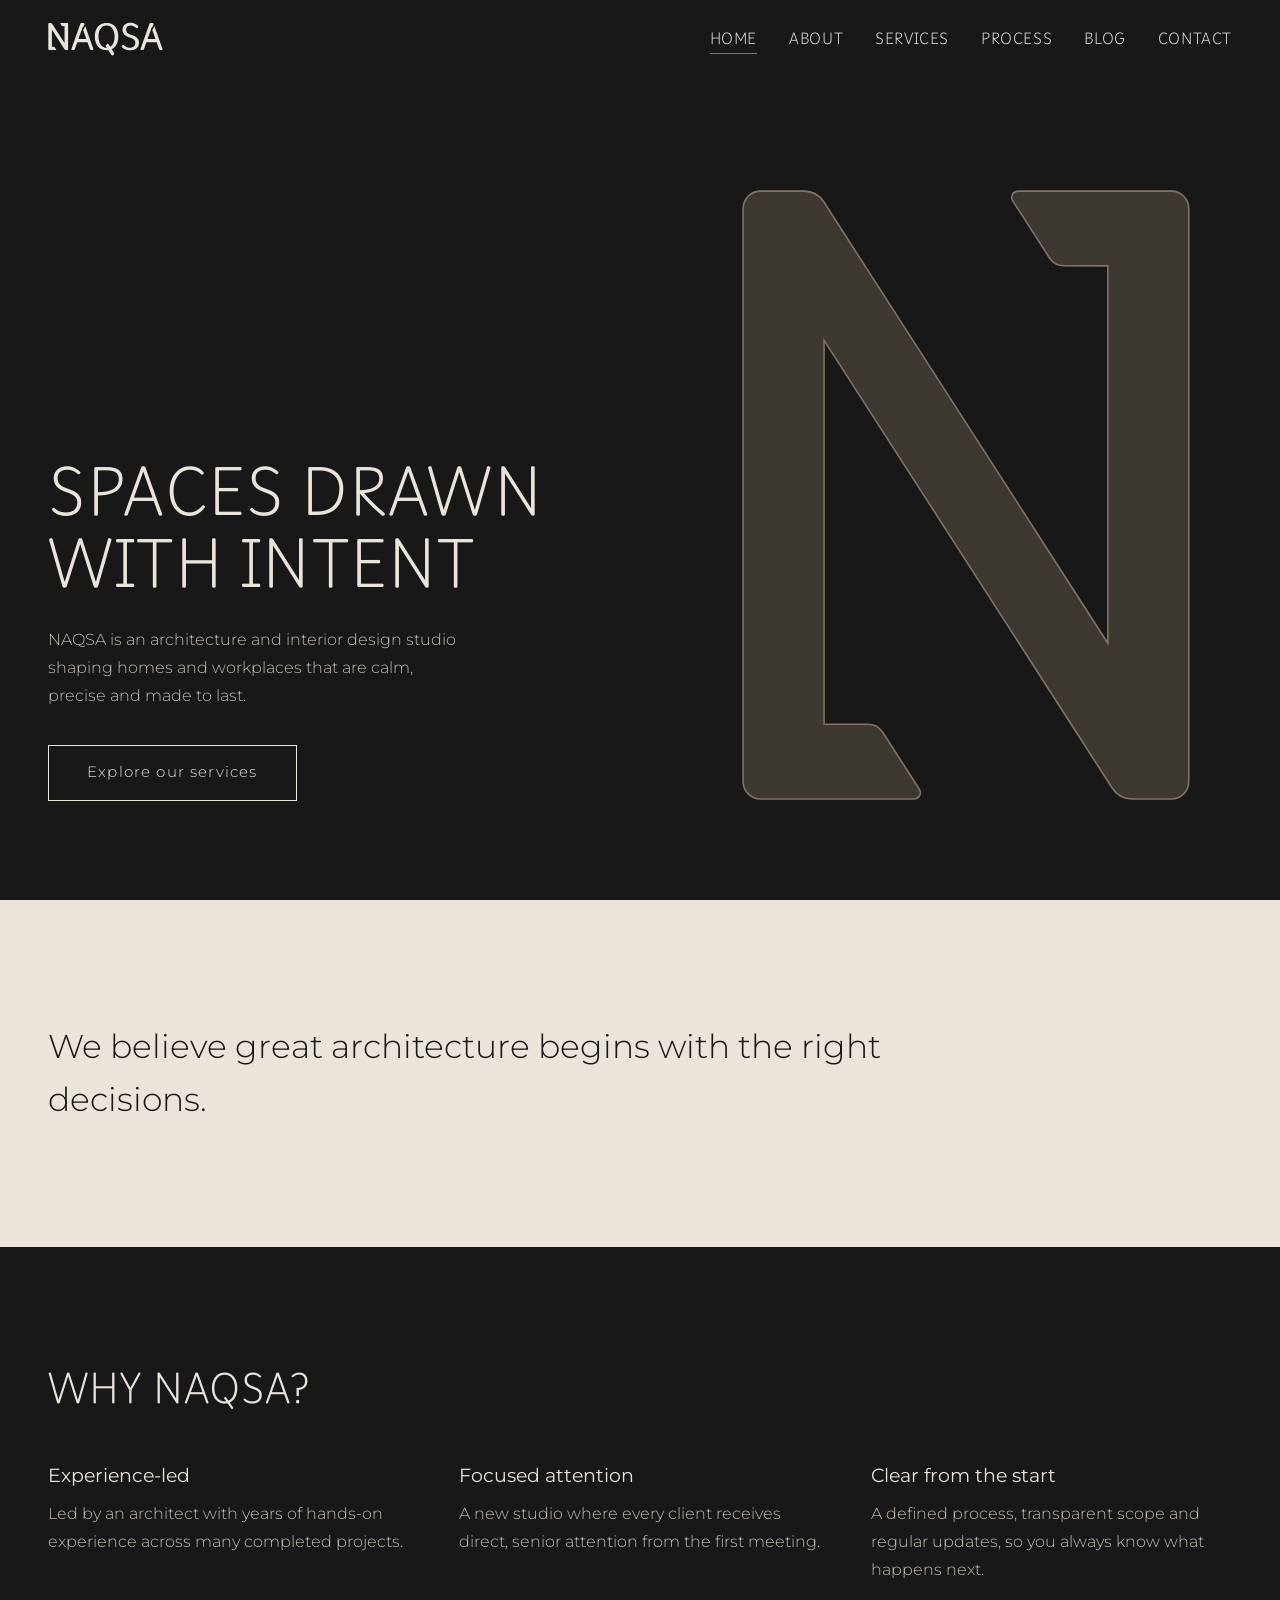
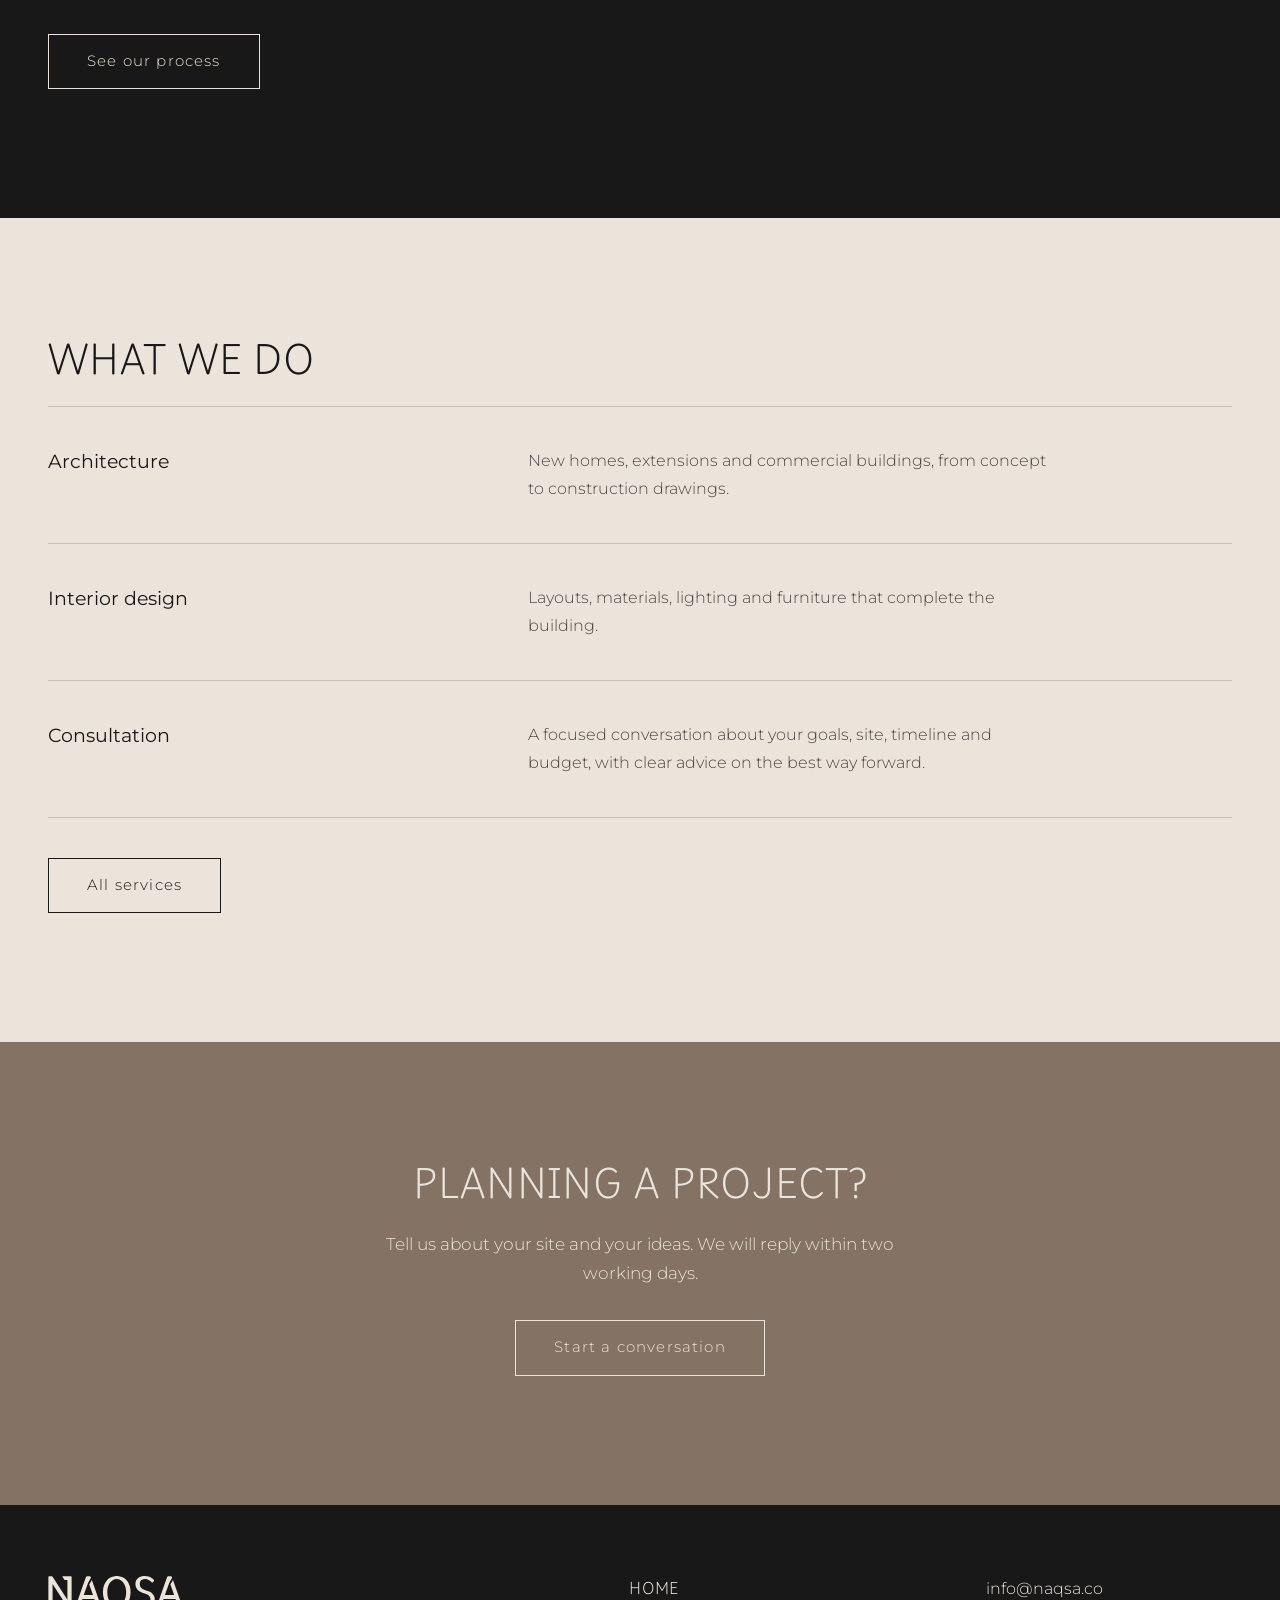
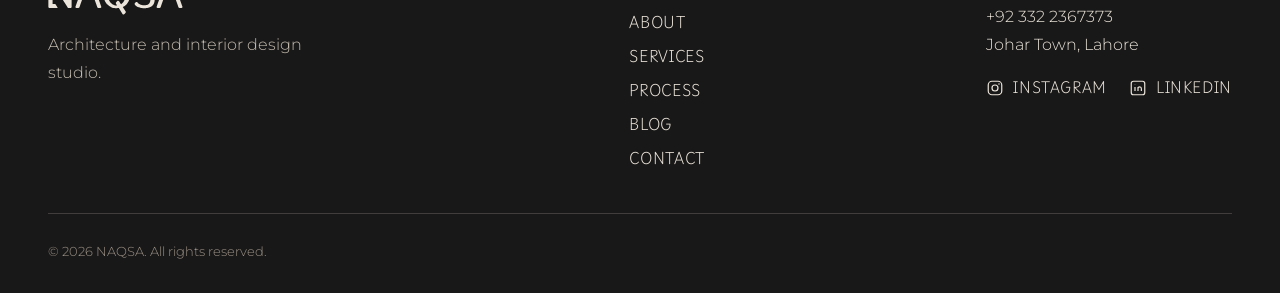
<file: index.html>
<!DOCTYPE html>
<html lang="en"><head><meta charset="utf-8"><meta name="viewport" content="width=device-width,initial-scale=1">
<title>Architecture & Interior Design | NAQSA Architecture</title><meta name="description" content="NAQSA is an architecture and interior design studio creating considered, lasting spaces.">
<link rel="icon" href="assets/mark-dark.svg" type="image/svg+xml">
<link rel="preconnect" href="https://fonts.googleapis.com"><link rel="preconnect" href="https://fonts.gstatic.com" crossorigin>
<link href="https://fonts.googleapis.com/css2?family=Montserrat:wght@300;400;500&family=Playwrite+US+Modern:wght@100..400&display=swap" rel="stylesheet">
<link rel="stylesheet" href="css/style.css?v=9"></head>
<body data-top="dark"><div id="site-header"></div>

<main><div class="hero"><svg class="mark" viewBox="326.4 249.4 427.2 581.1" aria-hidden="true"><path d="M 633.113281 322.261719 L 674.730469 322.371094 L 674.730469 680.664062 L 578.433594 531.046875 L 501.566406 411.636719 L 444.132812 322.402344 L 405.269531 262.019531 L 405.101562 261.757812 C 400.949219 255.324219 393.816406 251.441406 386.160156 251.441406 L 344.984375 251.441406 C 335.828125 251.441406 328.40625 258.863281 328.40625 268.019531 L 328.40625 811.964844 C 328.40625 821.128906 335.835938 828.558594 345 828.558594 L 490.753906 828.558594 C 495.480469 828.558594 498.332031 823.328125 495.773438 819.355469 L 460.902344 765.230469 C 457.851562 760.492188 452.601562 757.628906 446.964844 757.628906 L 405.269531 757.628906 L 405.269531 393.101562 L 501.566406 542.71875 L 578.433594 662.128906 L 639.910156 757.628906 L 674.730469 811.746094 L 678.878906 818.199219 C 683.03125 824.65625 690.179688 828.558594 697.855469 828.558594 L 735.015625 828.558594 C 744.171875 828.558594 751.59375 821.136719 751.59375 811.976562 L 751.59375 268.03125 C 751.59375 258.867188 744.167969 251.441406 735.007812 251.441406 L 589.472656 251.441406 C 584.746094 251.441406 581.894531 256.667969 584.453125 260.640625 L 619.214844 314.65625 C 622.257812 319.382812 627.488281 322.246094 633.113281 322.261719 "/></svg>
<div class="wrap"><h1>Spaces drawn with intent</h1><p>NAQSA is an architecture and interior design studio shaping homes and workplaces that are calm, precise and made to last.</p><a class="btn" href="services.html">Explore our services</a></div></div>
<section><div class="wrap"><p class="statement">We believe great architecture begins with the right decisions.</p></div></section>
<section class="dark"><div class="wrap"><h2>Why NAQSA?</h2><div class="vals">
<div><h3>Experience-led</h3><p>Led by an architect with years of hands-on experience across many completed projects.</p></div>
<div><h3>Focused attention</h3><p>A new studio where every client receives direct, senior attention from the first meeting.</p></div>
<div><h3>Clear from the start</h3><p>A defined process, transparent scope and regular updates, so you always know what happens next.</p></div></div>
<p style="margin-top:50px"><a class="btn" href="process.html">See our process</a></p></div></section>
<section><div class="wrap"><h2>What we do</h2><div class="rows">
<div><h3>Architecture</h3><p>New homes, extensions and commercial buildings, from concept to construction drawings.</p></div>
<div><h3>Interior design</h3><p>Layouts, materials, lighting and furniture that complete the building.</p></div>
<div><h3>Consultation</h3><p>A focused conversation about your goals, site, timeline and budget, with clear advice on the best way forward.</p></div>
</div>
<p style="margin-top:40px"><a class="btn" href="services.html">All services</a></p></div></section><section class="taupe"><div class="wrap" style="text-align:center"><h2>Planning a project?</h2><p class="lead" style="margin:0 auto 2rem;color:#ebe4da">Tell us about your site and your ideas. We will reply within two working days.</p><a class="btn" href="contact.html">Start a conversation</a></div></section></main>
<div id="site-footer"></div>
<script src="js/main.js?v=9"></script></body></html>
</file>
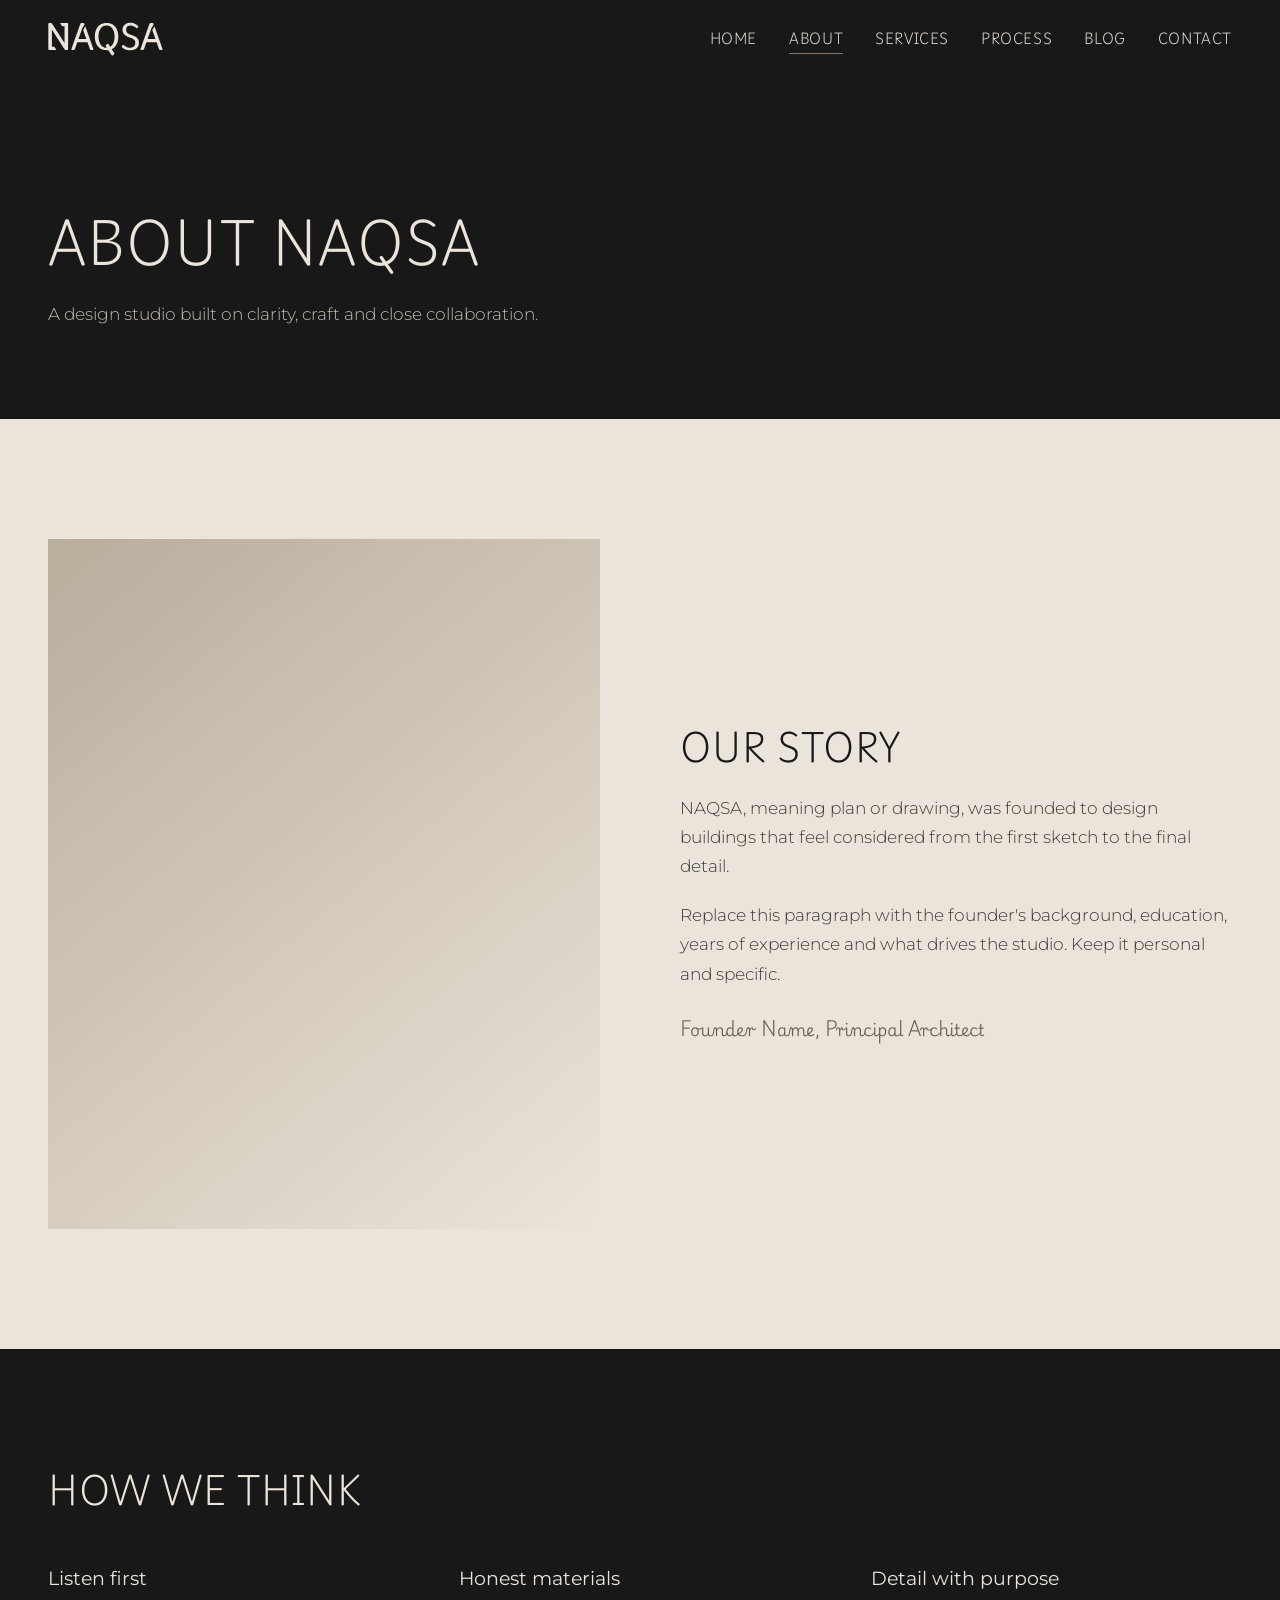
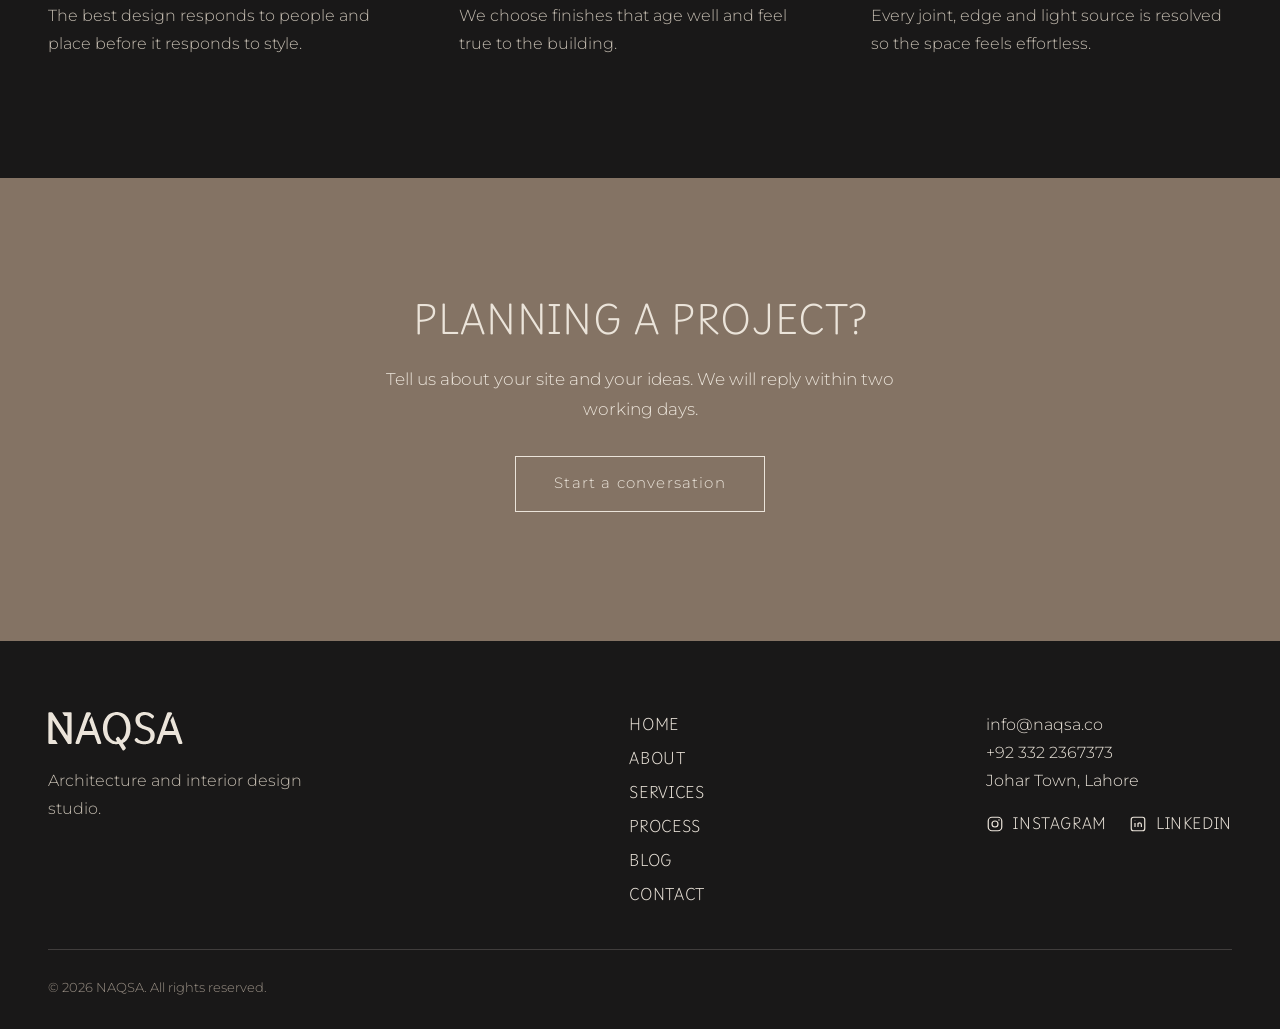
<file: about.html>
<!DOCTYPE html>
<html lang="en"><head><meta charset="utf-8"><meta name="viewport" content="width=device-width,initial-scale=1">
<title>About | NAQSA Architecture</title><meta name="description" content="Learn about NAQSA, our approach and our values.">
<link rel="icon" href="assets/mark-dark.svg" type="image/svg+xml">
<link rel="preconnect" href="https://fonts.googleapis.com"><link rel="preconnect" href="https://fonts.gstatic.com" crossorigin>
<link href="https://fonts.googleapis.com/css2?family=Montserrat:wght@300;400;500&family=Playwrite+US+Modern:wght@100..400&display=swap" rel="stylesheet">
<link rel="stylesheet" href="css/style.css?v=9"></head>
<body data-top="dark"><div id="site-header"></div>

<main><div class="page-hero"><div class="wrap"><h1>About NAQSA</h1><p class="lead">A design studio built on clarity, craft and close collaboration.</p></div></div>
<section><div class="wrap split"><div class="ph" data-t="3" role="img" aria-label="Founder portrait placeholder"></div><div>
<h2>Our story</h2><p class="lead">NAQSA, meaning plan or drawing, was founded to design buildings that feel considered from the first sketch to the final detail.</p>
<p class="lead" style="margin-top:1.2rem">Replace this paragraph with the founder's background, education, years of experience and what drives the studio. Keep it personal and specific.</p>
<p style="margin-top:1.6rem;font-family:var(--serif);font-weight:300;font-size:1.05rem;line-height:1.6;color:var(--taupe-d)">Founder Name, Principal Architect</p></div></div></section>
<section class="dark"><div class="wrap"><h2>How we think</h2><div class="vals">
<div><h3>Listen first</h3><p>The best design responds to people and place before it responds to style.</p></div>
<div><h3>Honest materials</h3><p>We choose finishes that age well and feel true to the building.</p></div>
<div><h3>Detail with purpose</h3><p>Every joint, edge and light source is resolved so the space feels effortless.</p></div></div></div></section><section class="taupe"><div class="wrap" style="text-align:center"><h2>Planning a project?</h2><p class="lead" style="margin:0 auto 2rem;color:#ebe4da">Tell us about your site and your ideas. We will reply within two working days.</p><a class="btn" href="contact.html">Start a conversation</a></div></section></main>
<div id="site-footer"></div>
<script src="js/main.js?v=9"></script></body></html>
</file>
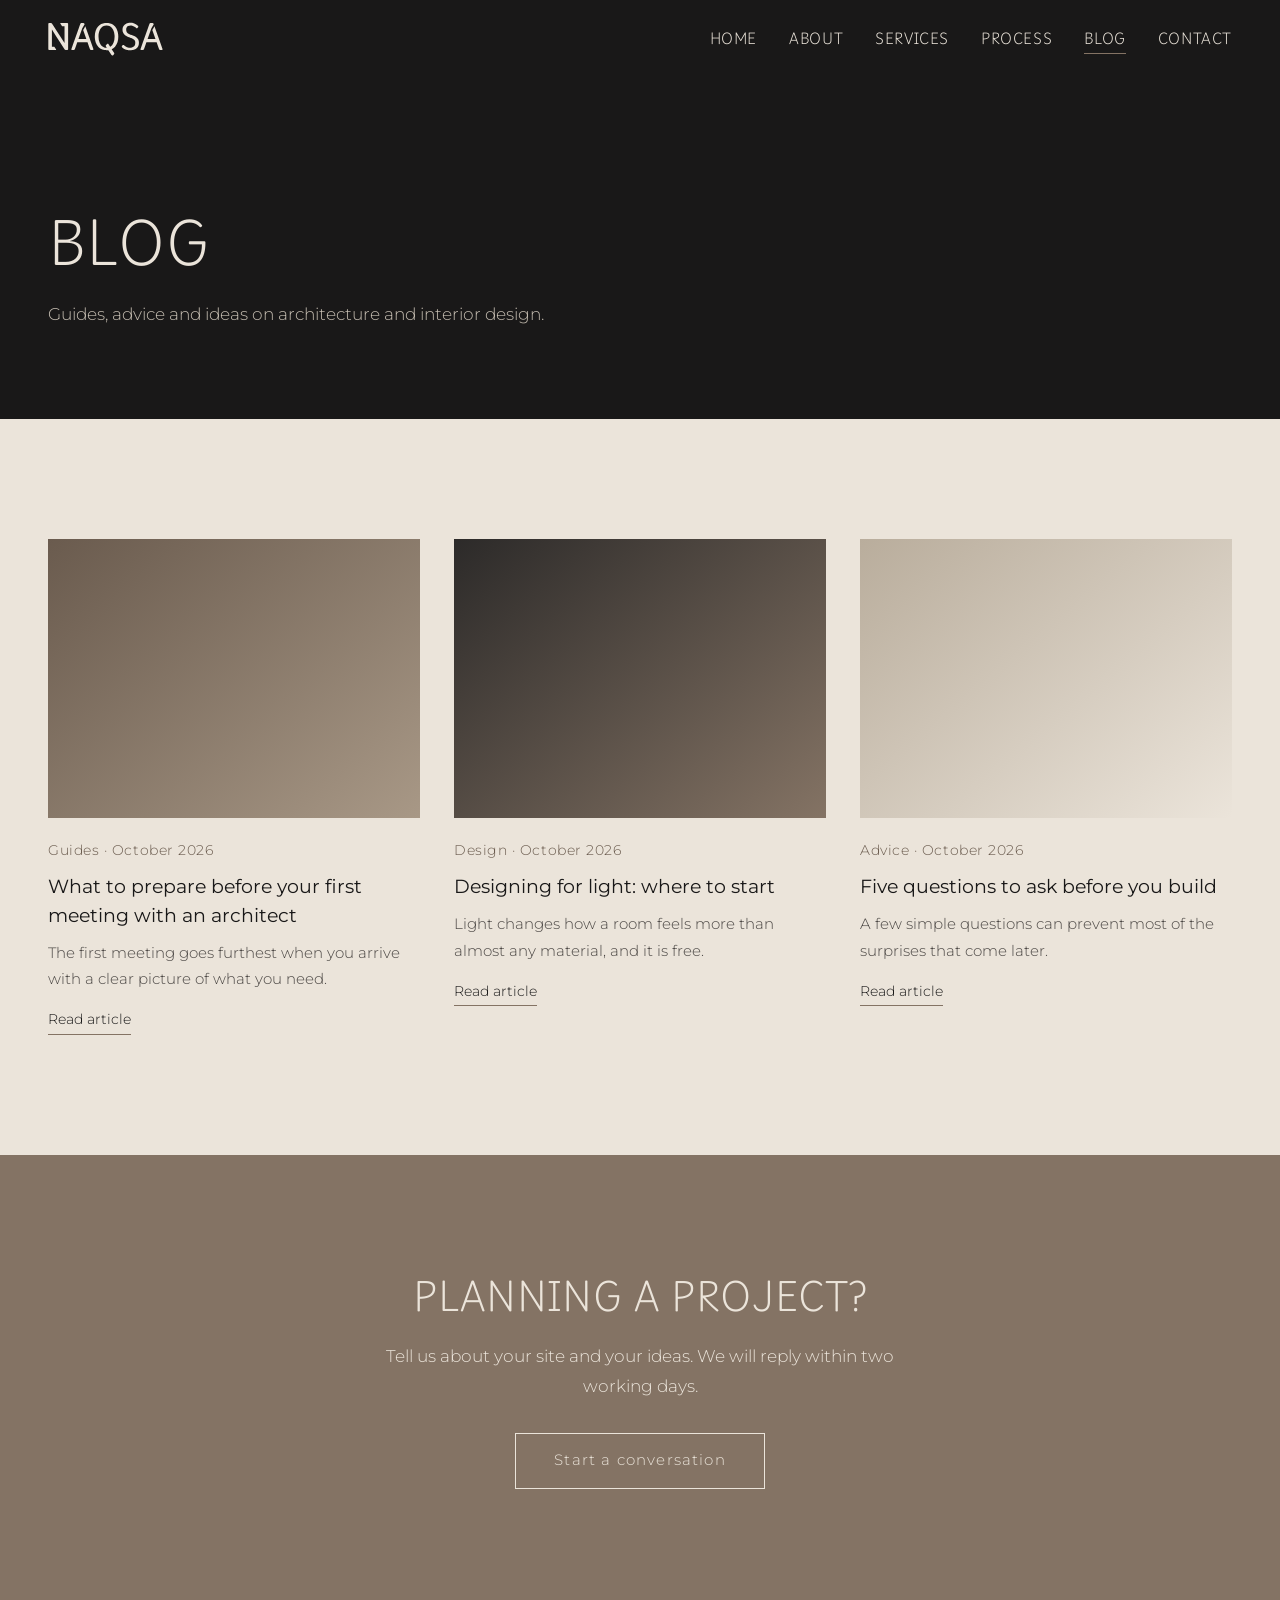
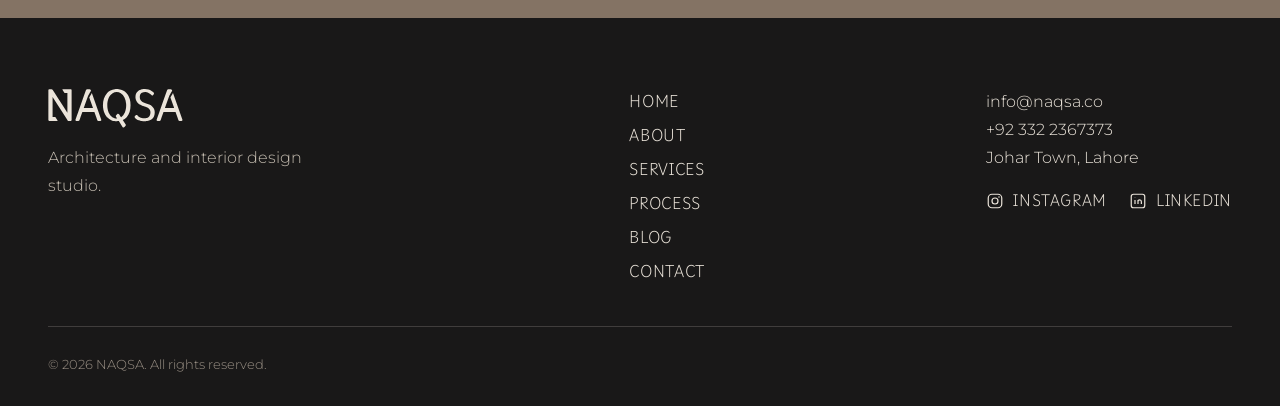
<file: blog.html>
<!DOCTYPE html>
<html lang="en"><head><meta charset="utf-8"><meta name="viewport" content="width=device-width,initial-scale=1">
<title>Blog | NAQSA Architecture</title><meta name="description" content="Guides, advice and ideas on architecture and interior design from NAQSA.">
<link rel="icon" href="assets/mark-dark.svg" type="image/svg+xml">
<link rel="preconnect" href="https://fonts.googleapis.com"><link rel="preconnect" href="https://fonts.gstatic.com" crossorigin>
<link href="https://fonts.googleapis.com/css2?family=Montserrat:wght@300;400;500&family=Playwrite+US+Modern:wght@100..400&display=swap" rel="stylesheet">
<link rel="stylesheet" href="css/style.css?v=9"></head>
<body data-top="dark"><div id="site-header"></div>
<main><div class="page-hero"><div class="wrap"><h1>Blog</h1><p class="lead">Guides, advice and ideas on architecture and interior design.</p></div></div>
<section><div class="wrap"><div class="posts" id="posts"></div></div></section><section class="taupe"><div class="wrap" style="text-align:center"><h2>Planning a project?</h2><p class="lead" style="margin:0 auto 2rem;color:#ebe4da">Tell us about your site and your ideas. We will reply within two working days.</p><a class="btn" href="contact.html">Start a conversation</a></div></section></main>
<div id="site-footer"></div>
<script src="js/main.js?v=9"></script></body></html>
</file>
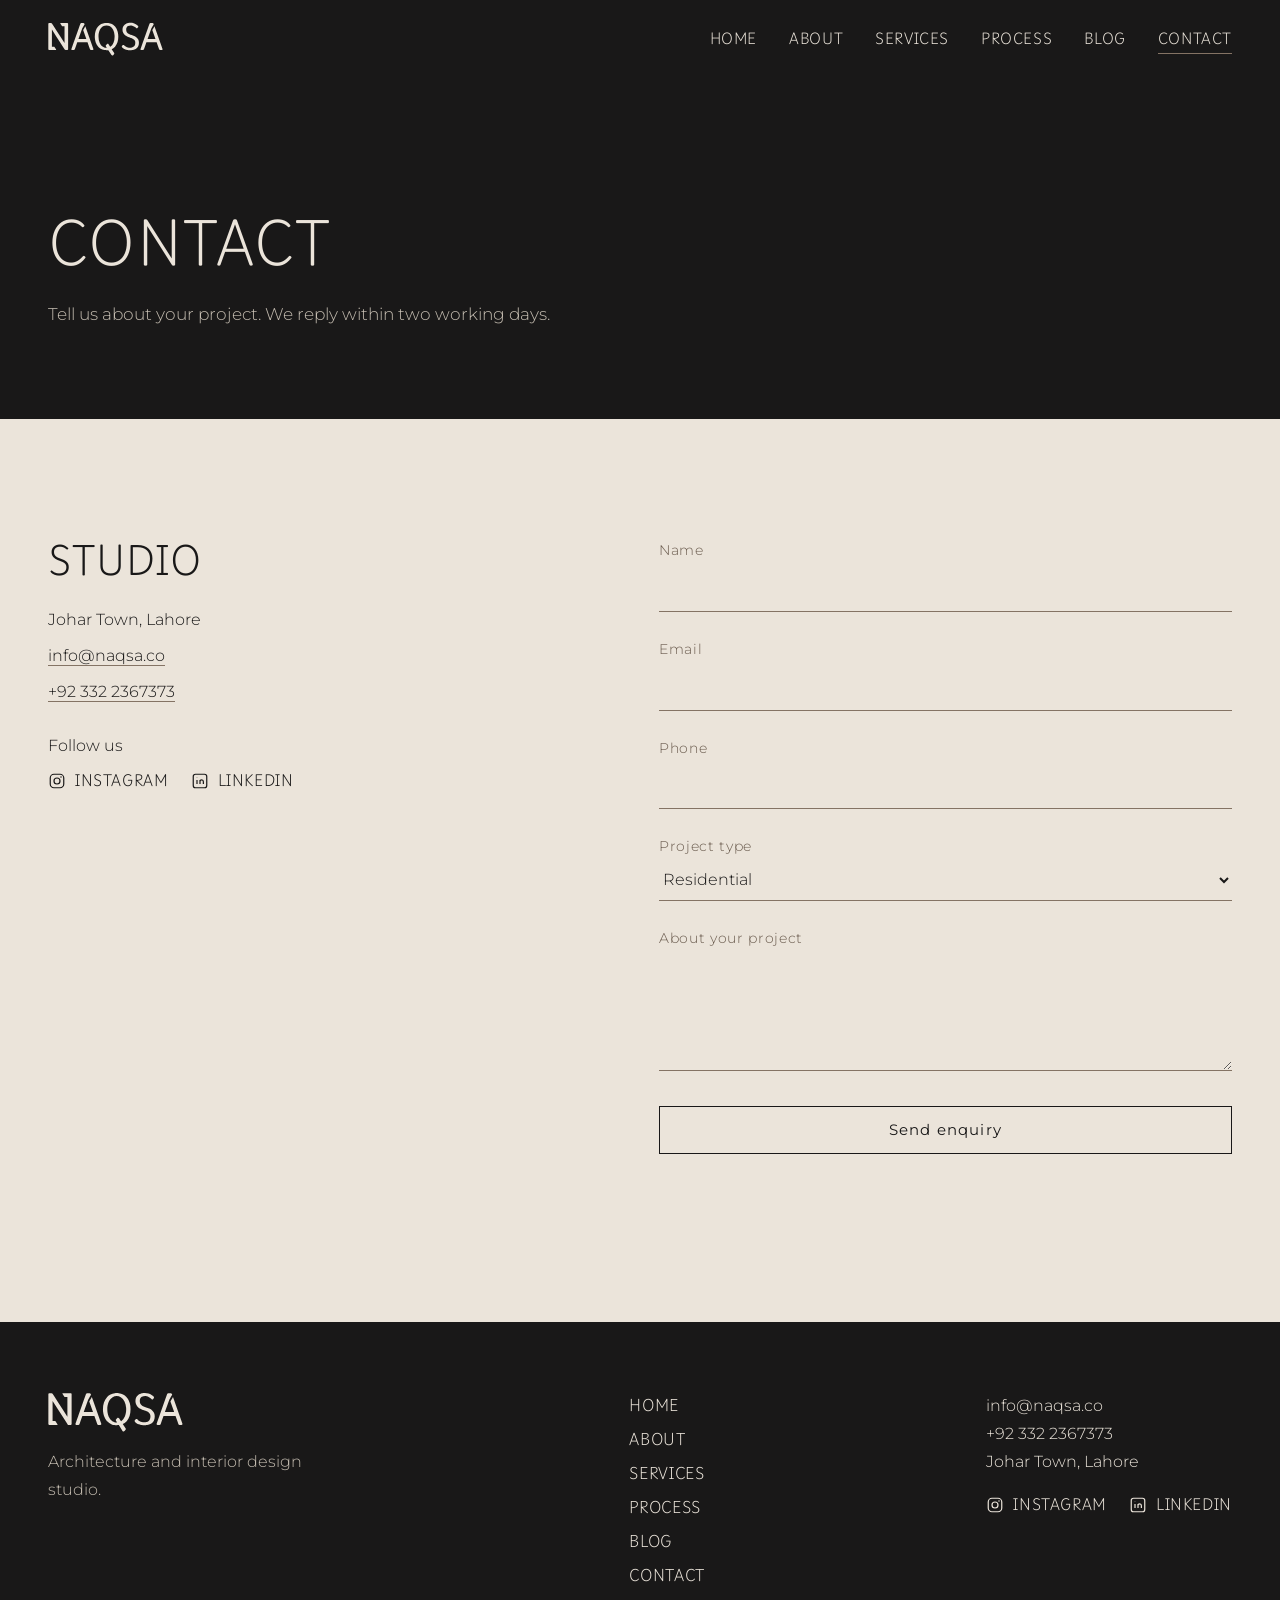
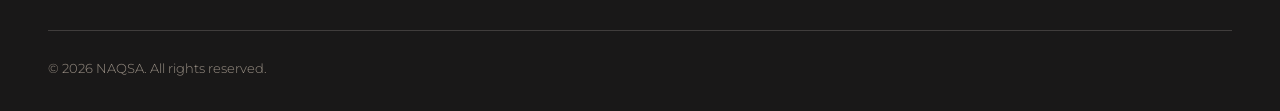
<file: contact.html>
<!DOCTYPE html>
<html lang="en"><head><meta charset="utf-8"><meta name="viewport" content="width=device-width,initial-scale=1">
<title>Contact | NAQSA Architecture</title><meta name="description" content="Contact NAQSA to discuss your architecture or interior design project.">
<link rel="icon" href="assets/mark-dark.svg" type="image/svg+xml">
<link rel="preconnect" href="https://fonts.googleapis.com"><link rel="preconnect" href="https://fonts.gstatic.com" crossorigin>
<link href="https://fonts.googleapis.com/css2?family=Montserrat:wght@300;400;500&family=Playwrite+US+Modern:wght@100..400&display=swap" rel="stylesheet">
<link rel="stylesheet" href="css/style.css?v=9"></head>
<body data-top="dark"><div id="site-header"></div>

<main><div class="page-hero"><div class="wrap"><h1>Contact</h1><p class="lead">Tell us about your project. We reply within two working days.</p></div></div>
<section><div class="wrap cols"><div class="info"><h2>Studio</h2>
<p>Johar Town, Lahore</p><p><a href="mailto:info@naqsa.co">info@naqsa.co</a></p><p><a href="tel:+923322367373">+92 332 2367373</a></p><p style="margin-top:1.6rem">Follow us</p><div class="social"></div></div>
<form id="f"><input type="hidden" name="access_key" value="YOUR_WEB3FORMS_KEY"><input type="hidden" name="subject" value="New enquiry from NAQSA website">
<div><label for="n">Name</label><input id="n" name="name" required></div>
<div><label for="e">Email</label><input id="e" name="email" type="email" required></div>
<div><label for="p">Phone</label><input id="p" name="phone" type="tel"></div>
<div><label for="t">Project type</label><select id="t" name="type"><option>Residential</option><option>Interior</option><option>Commercial</option><option>Renovation</option></select></div>
<div><label for="m">About your project</label><textarea id="m" name="message" required></textarea></div>
<button class="btn" type="submit">Send enquiry</button><div id="st" role="status"></div></form></div></section></main>
<div id="site-footer"></div>
<script src="js/main.js?v=9"></script></body></html>
</file>
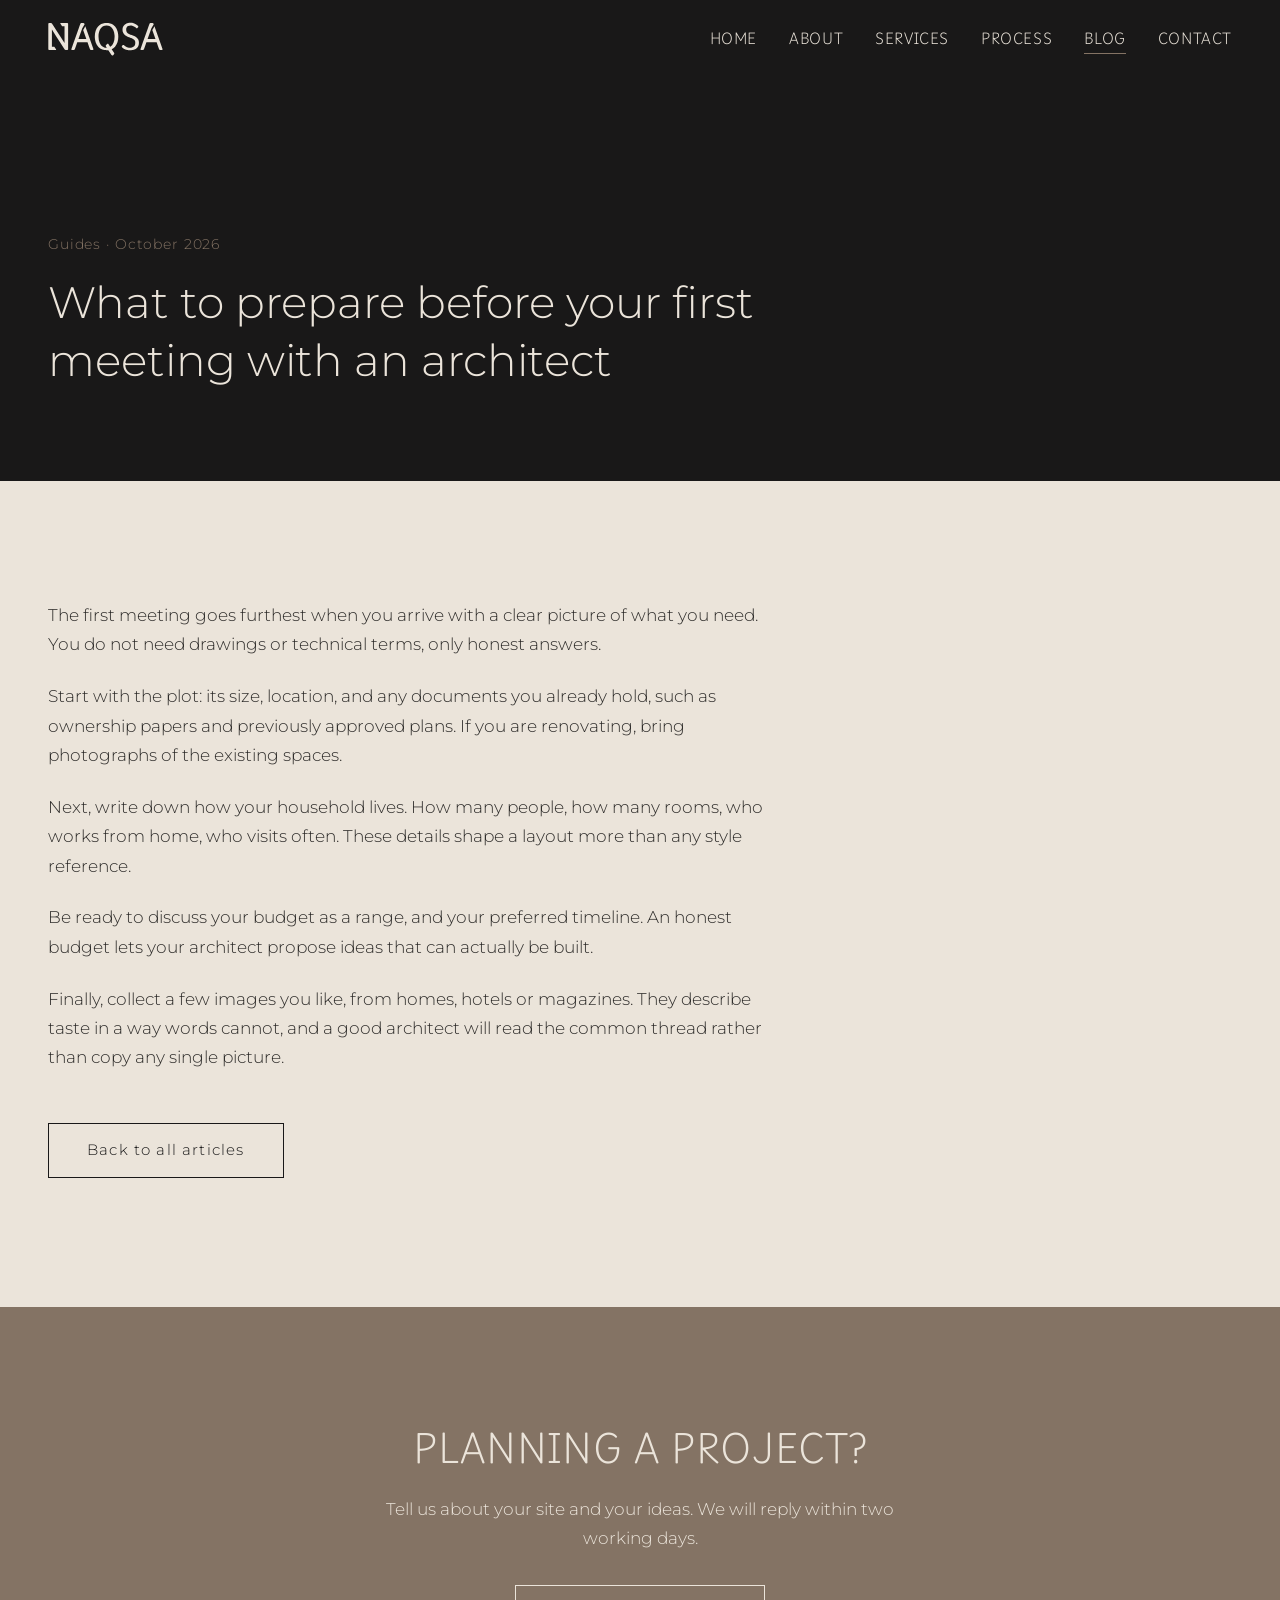
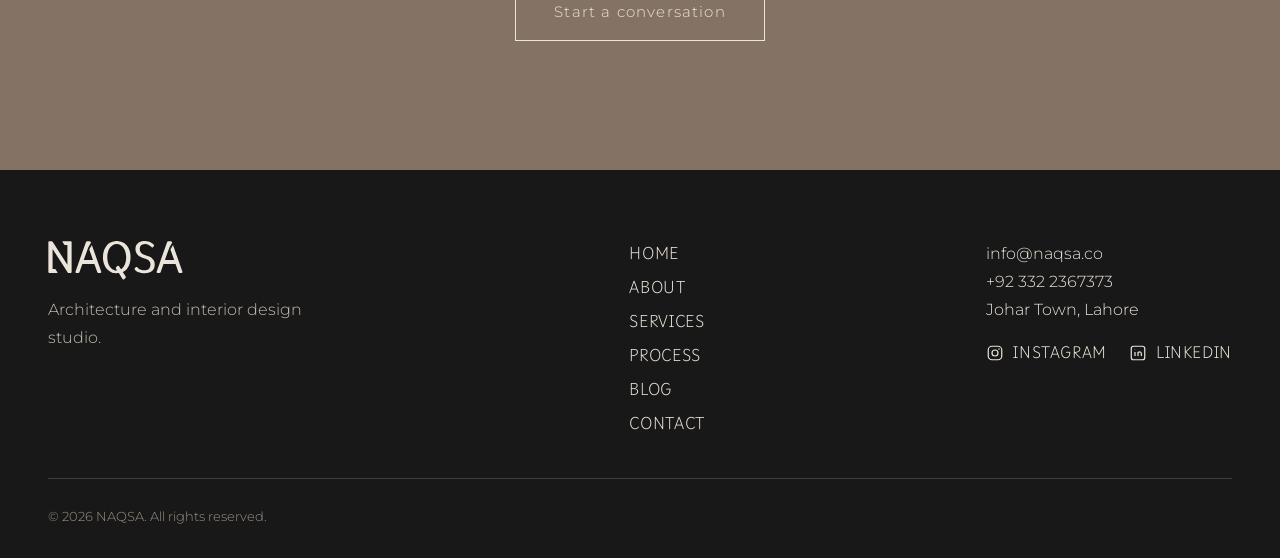
<file: post.html>
<!DOCTYPE html>
<html lang="en"><head><meta charset="utf-8"><meta name="viewport" content="width=device-width,initial-scale=1">
<title>Article | NAQSA Architecture</title><meta name="description" content="Article from the NAQSA blog.">
<link rel="icon" href="assets/mark-dark.svg" type="image/svg+xml">
<link rel="preconnect" href="https://fonts.googleapis.com"><link rel="preconnect" href="https://fonts.gstatic.com" crossorigin>
<link href="https://fonts.googleapis.com/css2?family=Montserrat:wght@300;400;500&family=Playwrite+US+Modern:wght@100..400&display=swap" rel="stylesheet">
<link rel="stylesheet" href="css/style.css?v=9"></head>
<body data-top="dark"><div id="site-header"></div>
<main><div class="page-hero"><div class="wrap"><p class="meta" id="pmeta"></p><h1 class="post-title" id="ptitle">Loading</h1></div></div>
<section><div class="wrap"><article class="article" id="pbody"></article><p style="margin-top:50px"><a class="btn" href="blog.html">Back to all articles</a></p></div></section><section class="taupe"><div class="wrap" style="text-align:center"><h2>Planning a project?</h2><p class="lead" style="margin:0 auto 2rem;color:#ebe4da">Tell us about your site and your ideas. We will reply within two working days.</p><a class="btn" href="contact.html">Start a conversation</a></div></section></main>
<div id="site-footer"></div>
<script src="js/main.js?v=9"></script></body></html>
</file>
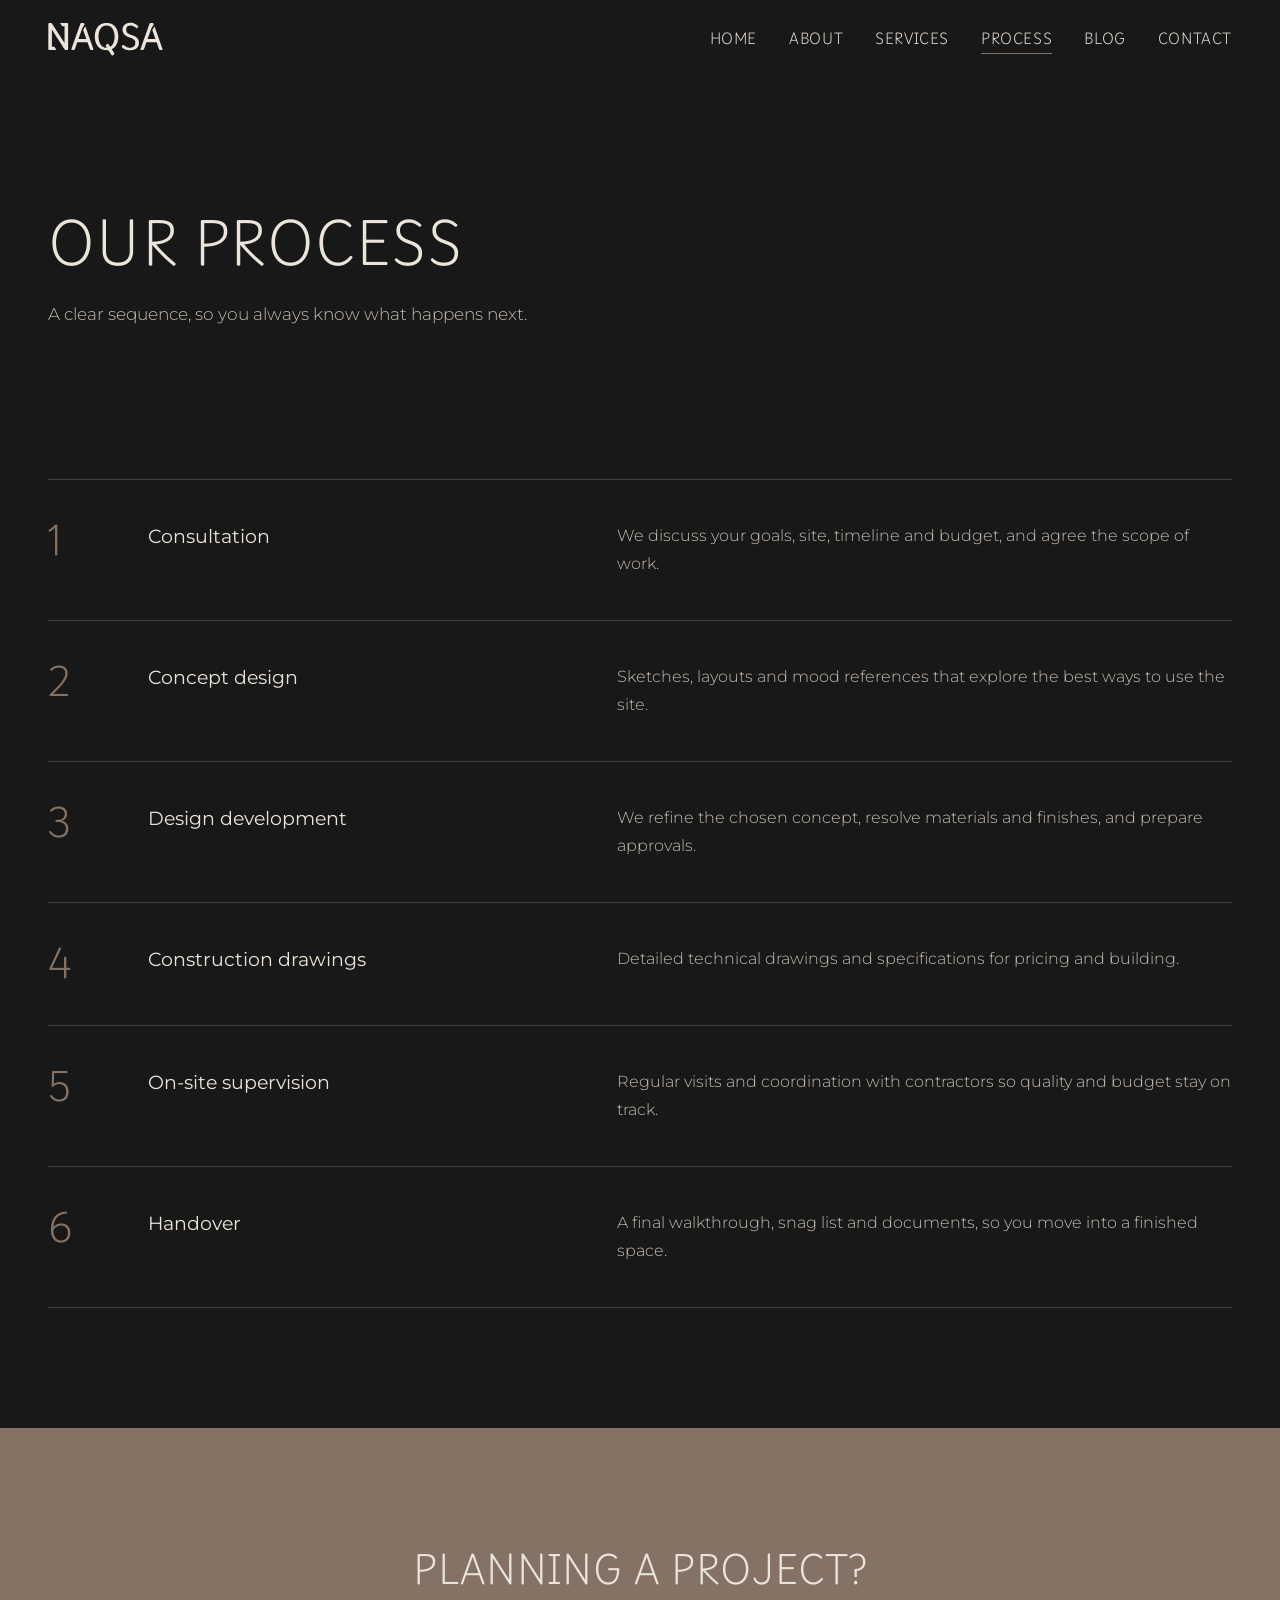
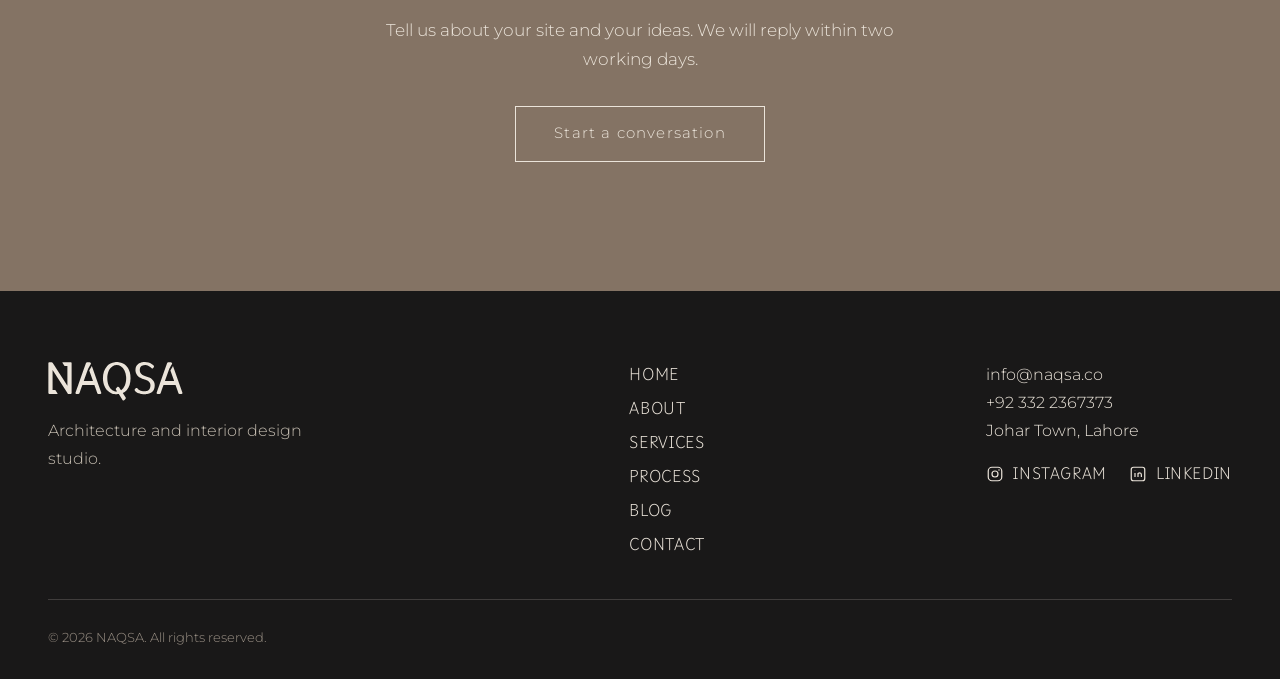
<file: process.html>
<!DOCTYPE html>
<html lang="en"><head><meta charset="utf-8"><meta name="viewport" content="width=device-width,initial-scale=1">
<title>Process | NAQSA Architecture</title><meta name="description" content="How NAQSA takes a project from first conversation to handover.">
<link rel="icon" href="assets/mark-dark.svg" type="image/svg+xml">
<link rel="preconnect" href="https://fonts.googleapis.com"><link rel="preconnect" href="https://fonts.gstatic.com" crossorigin>
<link href="https://fonts.googleapis.com/css2?family=Montserrat:wght@300;400;500&family=Playwrite+US+Modern:wght@100..400&display=swap" rel="stylesheet">
<link rel="stylesheet" href="css/style.css?v=9"></head>
<body data-top="dark"><div id="site-header"></div>

<main><div class="page-hero"><div class="wrap"><h1>Our process</h1><p class="lead">A clear sequence, so you always know what happens next.</p></div></div>
<section class="dark" style="padding-top:60px"><div class="wrap steps">
<div><h3>Consultation</h3><p>We discuss your goals, site, timeline and budget, and agree the scope of work.</p></div>
<div><h3>Concept design</h3><p>Sketches, layouts and mood references that explore the best ways to use the site.</p></div>
<div><h3>Design development</h3><p>We refine the chosen concept, resolve materials and finishes, and prepare approvals.</p></div>
<div><h3>Construction drawings</h3><p>Detailed technical drawings and specifications for pricing and building.</p></div>
<div><h3>On-site supervision</h3><p>Regular visits and coordination with contractors so quality and budget stay on track.</p></div>
<div><h3>Handover</h3><p>A final walkthrough, snag list and documents, so you move into a finished space.</p></div></div></section><section class="taupe"><div class="wrap" style="text-align:center"><h2>Planning a project?</h2><p class="lead" style="margin:0 auto 2rem;color:#ebe4da">Tell us about your site and your ideas. We will reply within two working days.</p><a class="btn" href="contact.html">Start a conversation</a></div></section></main>
<div id="site-footer"></div>
<script src="js/main.js?v=9"></script></body></html>
</file>
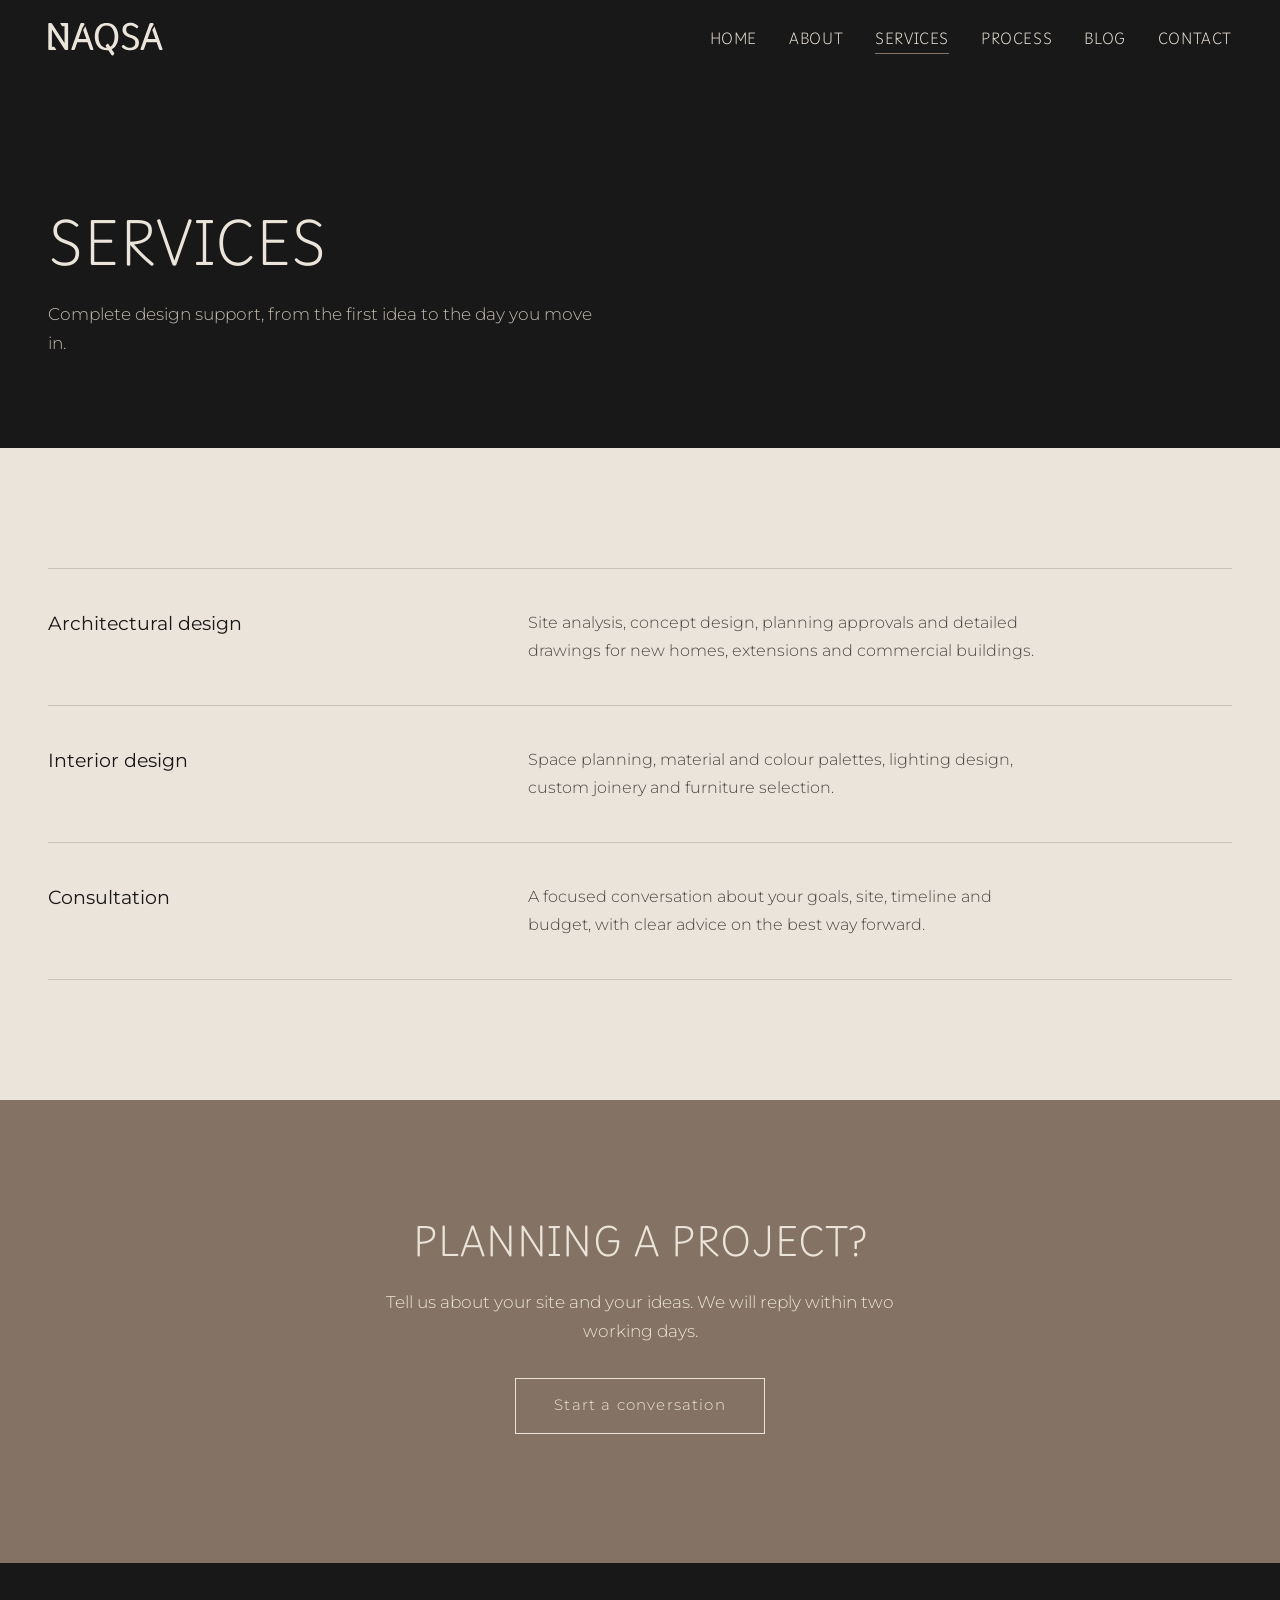
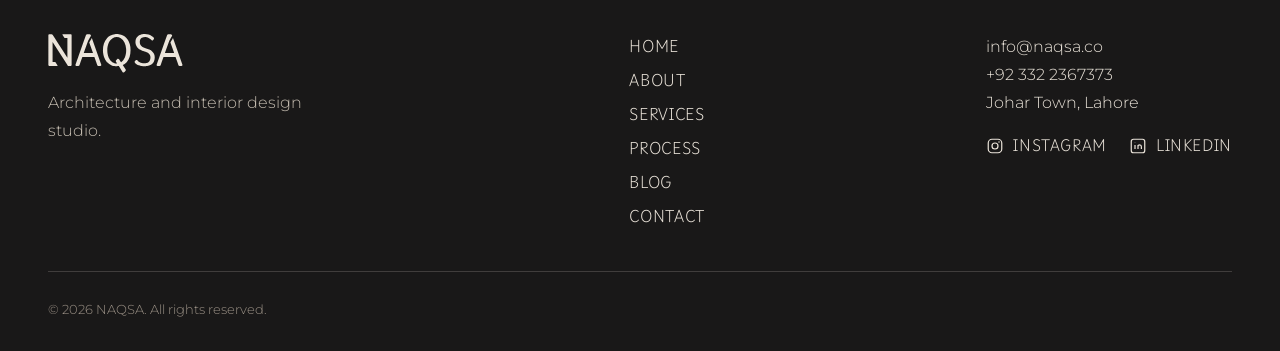
<file: services.html>
<!DOCTYPE html>
<html lang="en"><head><meta charset="utf-8"><meta name="viewport" content="width=device-width,initial-scale=1">
<title>Services | NAQSA Architecture</title><meta name="description" content="Architecture, interior design and project management services from NAQSA.">
<link rel="icon" href="assets/mark-dark.svg" type="image/svg+xml">
<link rel="preconnect" href="https://fonts.googleapis.com"><link rel="preconnect" href="https://fonts.gstatic.com" crossorigin>
<link href="https://fonts.googleapis.com/css2?family=Montserrat:wght@300;400;500&family=Playwrite+US+Modern:wght@100..400&display=swap" rel="stylesheet">
<link rel="stylesheet" href="css/style.css?v=9"></head>
<body data-top="dark"><div id="site-header"></div>

<main><div class="page-hero"><div class="wrap"><h1>Services</h1><p class="lead">Complete design support, from the first idea to the day you move in.</p></div></div>
<section><div class="wrap rows">
<div><h2 class="sub">Architectural design</h2><p>Site analysis, concept design, planning approvals and detailed drawings for new homes, extensions and commercial buildings.</p></div>
<div><h2 class="sub">Interior design</h2><p>Space planning, material and colour palettes, lighting design, custom joinery and furniture selection.</p></div>
<div><h2 class="sub">Consultation</h2><p>A focused conversation about your goals, site, timeline and budget, with clear advice on the best way forward.</p></div>
</div></section><section class="taupe"><div class="wrap" style="text-align:center"><h2>Planning a project?</h2><p class="lead" style="margin:0 auto 2rem;color:#ebe4da">Tell us about your site and your ideas. We will reply within two working days.</p><a class="btn" href="contact.html">Start a conversation</a></div></section></main>
<div id="site-footer"></div>
<script src="js/main.js?v=9"></script></body></html>
</file>
<file: css/style.css>
:root{--linen:#ebe4da;--carbon:#191818;--taupe:#847364;--taupe-d:#6a5b4e;--line:rgba(25,24,24,.16);
--serif:'Playwrite US Modern',cursive,Georgia,serif;--sans:'Montserrat',system-ui,sans-serif}
*{box-sizing:border-box;margin:0;padding:0}
html{scroll-behavior:smooth}
body{font-family:var(--sans);font-weight:300;background:var(--linen);color:var(--carbon);line-height:1.75;font-size:16px;opacity:0;animation:in .6s .05s forwards}
body.leaving{opacity:0;transition:opacity .3s}
@keyframes in{to{opacity:1}}
a{color:inherit;text-decoration:none}img{max-width:100%;display:block}
:focus-visible{outline:2px solid var(--taupe);outline-offset:3px}
h1,h2,h3{font-family:var(--serif);font-weight:300;line-height:1.4;overflow-wrap:break-word}
h1{font-size:clamp(2rem,4.8vw,4rem)}h2{font-size:clamp(1.6rem,3vw,2.4rem);margin-bottom:1.4rem}h3{font-size:1.2rem}
.wrap{max-width:1240px;margin:0 auto;padding:0 28px}
section{padding:120px 0}
.lead{font-size:1.05rem;max-width:560px;color:#3b3836}
.btn{display:inline-block;border:1px solid currentColor;padding:14px 38px;letter-spacing:.08em;font-size:.92rem;background:none;color:inherit;cursor:pointer;font-family:var(--sans);transition:background .3s,color .3s}
.btn:hover{background:var(--carbon);color:var(--linen);border-color:var(--carbon)}
.dark .btn:hover,.hero .btn:hover{background:var(--linen);color:var(--carbon);border-color:var(--linen)}
.dark{background:var(--carbon);color:var(--linen)}.dark .lead{color:#c4bcb0}
.taupe{background:var(--taupe);color:var(--linen)}

/* header */
header{position:fixed;inset:0 0 auto 0;z-index:20;padding:22px 0;transition:background .35s,padding .35s,color .35s;color:var(--linen)}
header.solid{background:rgba(25,24,24,.95);padding:12px 0;backdrop-filter:blur(8px)}
header.onlight{color:var(--carbon)}header.onlight.solid{color:var(--linen)}
header nav{display:flex;justify-content:space-between;align-items:center}
.brand img{height:34px;width:auto}
.links{display:flex;gap:32px;list-style:none}
.links a{font-size:.92rem;letter-spacing:.06em;padding-bottom:4px;border-bottom:1px solid transparent;transition:border-color .3s}
.links a:hover,.links a.on{border-color:var(--taupe)}
.mb{display:none;background:none;border:1px solid currentColor;color:inherit;padding:6px 14px;font:inherit;cursor:pointer}

/* hero */
.hero{min-height:100vh;background:var(--carbon);color:var(--linen);position:relative;overflow:hidden;display:flex;align-items:flex-end;padding:0 0 10vh}
.hero .mark{position:absolute;right:7vw;top:55%;transform:translateY(-50%);height:68vh;width:auto}
.hero .mark path{fill:var(--taupe);fill-opacity:.0;stroke:var(--taupe);stroke-width:1.5;stroke-dasharray:4000;stroke-dashoffset:4000;animation:draw 3.2s .3s ease forwards,fill 1.4s 3s ease forwards}
@keyframes draw{to{stroke-dashoffset:0}}@keyframes fill{to{fill-opacity:.35}}
.hero .wrap{position:relative;z-index:2;width:100%}
.hero h1{max-width:14ch}
.hero p{max-width:420px;margin:1.6rem 0 2.2rem;color:#c4bcb0}
.page-hero{background:var(--carbon);color:var(--linen);padding:210px 0 90px}
.page-hero h1{font-size:clamp(1.9rem,4.4vw,3.4rem)}.page-hero p{margin-top:1.4rem}

/* placeholders: replace with real photos via style="background-image:url(images/x.jpg)" */
.ph{background:linear-gradient(140deg,#6a5b4e,#a89886);background-size:cover;background-position:center;position:relative}
.ph[data-t="2"]{background-image:linear-gradient(140deg,#2c2a29,#847364)}
.ph[data-t="3"]{background-image:linear-gradient(140deg,#b9ad9c,#ebe4da)}
.ph[data-t="4"]{background-image:linear-gradient(140deg,#4a4038,#9c8a76)}

/* layouts */
.split{display:grid;grid-template-columns:1fr 1fr;gap:80px;align-items:center}
.split .ph{aspect-ratio:4/5}
.statement{font-family:var(--sans);font-weight:300;font-size:clamp(1.4rem,2.6vw,2.1rem);line-height:1.6;max-width:900px}
.rows>div{display:grid;grid-template-columns:1fr 1.6fr;gap:40px;padding:40px 0;border-top:1px solid var(--line)}
.rows>div:last-child{border-bottom:1px solid var(--line)}
.dark .rows>div{border-color:rgba(235,228,218,.18)}
.rows p{color:#4a4643;max-width:520px}.dark .rows p{color:#c4bcb0}
.steps{counter-reset:s}
.steps>div{display:grid;grid-template-columns:70px 1fr 1.4fr;gap:30px;padding:42px 0;border-top:1px solid rgba(235,228,218,.2);align-items:start}
.steps>div:last-child{border-bottom:1px solid rgba(235,228,218,.2)}
.steps>div::before{counter-increment:s;content:counter(s);font-family:var(--serif);font-size:2rem;color:var(--taupe);line-height:1.2}
.steps p{color:#c4bcb0}
.vals{display:grid;grid-template-columns:repeat(3,1fr);gap:50px;margin-top:50px}
.vals p{color:#4a4643;margin-top:.6rem}

/* contact */
.cols{display:grid;grid-template-columns:1fr 1.1fr;gap:90px}
.info p{margin-bottom:.5rem}.info a{border-bottom:1px solid var(--taupe)}
form{display:grid;gap:26px}
label{font-size:.85rem;letter-spacing:.05em;color:var(--taupe-d);display:block}
input,select,textarea{width:100%;background:none;border:0;border-bottom:1px solid var(--taupe);padding:10px 0;font:inherit;color:var(--carbon);font-size:1rem;border-radius:0}
input:focus,select:focus,textarea:focus{outline:0;border-color:var(--carbon)}
textarea{min-height:120px;resize:vertical}#st{min-height:1.4em;color:var(--taupe-d)}
footer{background:var(--carbon);color:var(--linen);padding:70px 0 30px}
footer .top{display:flex;justify-content:space-between;gap:40px;flex-wrap:wrap;padding-bottom:40px;border-bottom:1px solid rgba(235,228,218,.18)}
footer img{height:40px;width:auto}footer ul{list-style:none;display:grid;gap:6px}footer small{display:block;margin-top:26px;color:#9b9186}
footer a:hover{color:var(--taupe)}

@media(max-width:860px){
section{padding:80px 0}.split,.cols,.vals{grid-template-columns:1fr;gap:40px}

.rows>div{grid-template-columns:1fr;gap:10px}.steps>div{grid-template-columns:56px 1fr;gap:12px}.steps p{grid-column:2}
.hero .mark{height:52vh;right:-8vw;top:36%;opacity:.7}.mb{display:block}
.links{display:none;position:absolute;top:100%;left:0;right:0;background:var(--carbon);color:var(--linen);flex-direction:column;gap:0;padding:8px 28px 22px}
.links.open{display:flex}.links a{display:block;padding:12px 0}}
@media(prefers-reduced-motion:reduce){*{animation:none!important;transition:none!important}body{opacity:1}.hero .mark path{stroke-dashoffset:0;fill-opacity:.35}}
.page-hero .lead{color:#c4bcb0}

.dark .vals p{color:#c4bcb0}
.page-hero .lead{color:#c4bcb0}
@media(max-width:860px){.hero .mark{height:38vh;top:33%;right:-10vw}.hero{padding-bottom:7vh}}

/* Capitalised titles and menu words: Playwrite US Modern. Sentences, paragraphs, buttons and form text: Montserrat */
.links a,.fnav a,.mb{font-family:var(--serif);font-weight:300;letter-spacing:0;font-size:.82rem}
.fnav a{font-size:.88rem}
.btn,input,select,textarea,label,p,small,li{font-family:var(--sans)}
.fnav a,.links a{font-family:var(--serif)}

/* Final type rules: capitals (h1, h2, menu) = Playwrite US Modern; sentence-case subheads (h3, .sub) = Montserrat */
h1,h2{text-transform:uppercase;letter-spacing:.03em}
h1{font-size:clamp(1.7rem,4vw,3.3rem)}
h2{font-size:clamp(1.35rem,2.5vw,2rem)}
.hero h1{max-width:16ch}
.page-hero h1{font-size:clamp(1.7rem,3.8vw,3rem)}
h3,h2.sub{font-family:var(--sans);font-weight:400;font-size:1.2rem;line-height:1.5;text-transform:none;letter-spacing:0}
h2.sub{margin-bottom:0}
.links a,.fnav a,.mb{text-transform:uppercase;letter-spacing:.05em;font-size:.76rem}
.fnav a{font-size:.8rem}
@media(max-width:860px){.links a{font-size:.85rem}}

/* blog */
.posts{display:grid;grid-template-columns:repeat(3,1fr);gap:34px}
.post{display:block}.post .ph{aspect-ratio:4/3;overflow:hidden;margin-bottom:18px;transition:transform .8s}
.post:hover .ph{transform:scale(1.03)}
.post small{color:var(--taupe-d);font-size:.85rem;letter-spacing:.04em}
.post h3{margin:8px 0 10px}.post p{color:#4a4643;font-size:.96rem}
.post .more{display:inline-block;margin-top:14px;font-size:.88rem;border-bottom:1px solid var(--taupe);padding-bottom:2px;transition:letter-spacing .3s}
.post:hover .more{letter-spacing:.08em}
.meta{color:var(--taupe);letter-spacing:.06em;font-size:.9rem;margin-bottom:1rem}
h1.post-title{font-family:var(--sans);text-transform:none;letter-spacing:0;font-weight:300;font-size:clamp(1.7rem,3.4vw,2.8rem);line-height:1.35;max-width:820px}
.article{max-width:720px}.article p{font-size:1.05rem;color:#2f2d2b}.article p+p{margin-top:1.4rem}
@media(max-width:860px){.posts{grid-template-columns:1fr}}

/* animations */
.rv{opacity:0;transform:translateY(26px);transition:opacity .9s cubic-bezier(.2,.7,.2,1),transform .9s cubic-bezier(.2,.7,.2,1);transition-delay:var(--d,0s)}
.rv.in{opacity:1;transform:none}
.hero h1,.hero p,.hero .btn,.page-hero h1,.page-hero p{opacity:0;animation:rise .9s cubic-bezier(.2,.7,.2,1) forwards}
.hero h1,.page-hero h1{animation-delay:.25s}.hero p,.page-hero p{animation-delay:.55s}.hero .btn{animation-delay:.8s}
@keyframes rise{from{opacity:0;transform:translateY(30px)}to{opacity:1;transform:none}}
.hero .mark{transform:translateY(calc(-50% + var(--py,0px)))}
.rows>div,.steps>div{transition:padding-left .4s ease,background-color .4s ease}
.rows>div:hover{padding-left:16px}.steps>div:hover{background:rgba(235,228,218,.04)}
.steps>div::before{transition:transform .4s ease,color .4s}.steps>div:hover::before{transform:translateX(8px);color:var(--linen)}
.btn{position:relative;overflow:hidden;z-index:0}
.btn::before{content:"";position:absolute;inset:0;background:var(--carbon);transform:translateY(101%);transition:transform .4s ease;z-index:-1}
.btn:hover::before{transform:none}
.btn:hover{background:none;color:var(--linen)}
.dark .btn::before,.hero .btn::before,.taupe .btn::before{background:var(--linen)}
.dark .btn:hover,.hero .btn:hover,.taupe .btn:hover{background:none;color:var(--carbon);border-color:var(--linen)}
.vals>div{transition:transform .4s}.vals>div:hover{transform:translateY(-4px)}
.brand img{transition:opacity .3s}.brand:hover img{opacity:.7}
@media(prefers-reduced-motion:reduce){.rv,.hero h1,.hero p,.hero .btn,.page-hero h1,.page-hero p{opacity:1;transform:none;animation:none}}
.rv.rv{transition:opacity .9s cubic-bezier(.2,.7,.2,1) var(--d,0s),transform .9s cubic-bezier(.2,.7,.2,1) var(--d,0s),padding-left .4s ease,background-color .4s ease}

.social{display:flex;gap:22px;margin-top:18px}
.social a{display:inline-flex;align-items:center;gap:9px;font-family:var(--serif);font-weight:300;font-size:.78rem;letter-spacing:.05em;text-transform:uppercase;border:0!important;transition:color .3s,transform .3s}
.social a:hover{color:var(--taupe);transform:translateY(-2px)}
.info .social{margin-top:10px}
</file>
